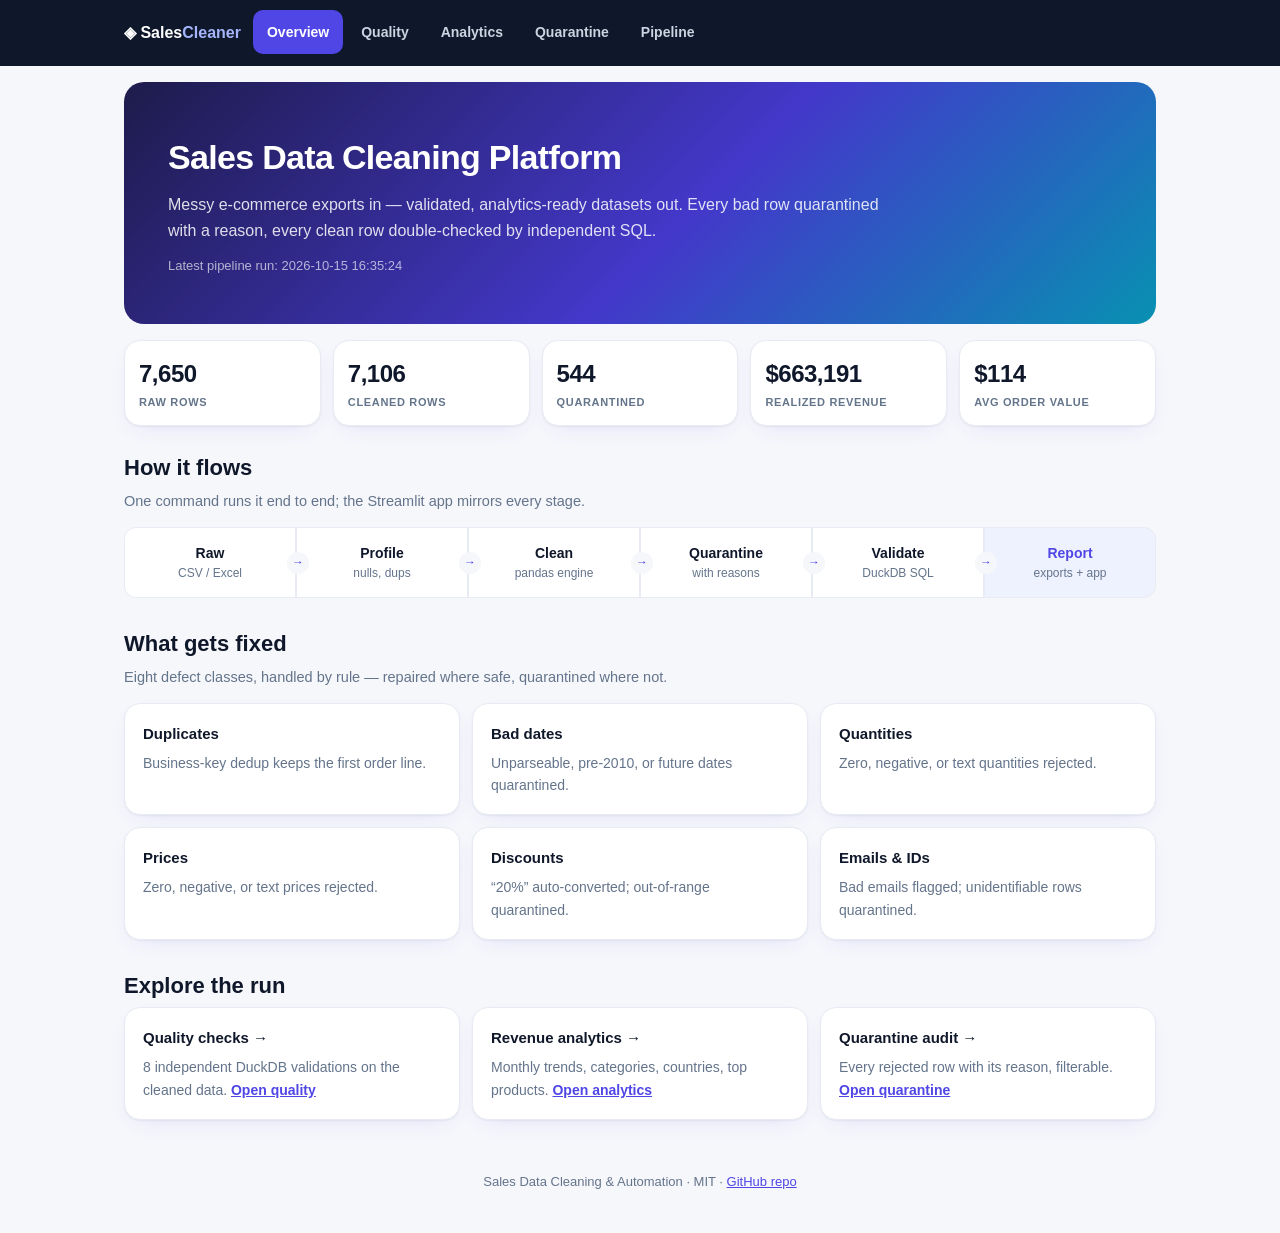
<file: index.html>
<!DOCTYPE html>
<html lang="en">
<head>
<meta charset="UTF-8">
<meta name="viewport" content="width=device-width, initial-scale=1.0, viewport-fit=cover">
<meta name="theme-color" content="#0f172a">
<title>Overview · Sales Data Cleaning Platform</title>
<link rel="stylesheet" href="assets/site.css?v=3">
</head>
<body>
<div class="topbar"><div class="wrap">
  <a class="brand" href="index.html">◈ Sales<span>Cleaner</span></a>
  <nav class="topnav">
    <a href="index.html" class="active">Overview</a>
    <a href="quality.html">Quality</a>
    <a href="analytics.html">Analytics</a>
    <a href="quarantine.html">Quarantine</a>
    <a href="pipeline.html">Pipeline</a>
  </nav>
</div></div>

<div class="wrap">
  <header class="hero">
    <h1>Sales Data Cleaning Platform</h1>
    <p>Messy e-commerce exports in — validated, analytics-ready datasets out. Every bad row quarantined with a reason, every clean row double-checked by independent SQL.</p>
    <div class="meta" id="generated">Latest pipeline run: …</div>
  </header>

  <div class="kpis" id="kpis"></div>

  <section>
    <h2>How it flows</h2>
    <p class="sub">One command runs it end to end; the Streamlit app mirrors every stage.</p>
    <div class="pipe">
      <div class="pstep">Raw<small>CSV / Excel</small></div>
      <div class="pstep">Profile<small>nulls, dups</small></div>
      <div class="pstep">Clean<small>pandas engine</small></div>
      <div class="pstep">Quarantine<small>with reasons</small></div>
      <div class="pstep">Validate<small>DuckDB SQL</small></div>
      <div class="pstep">Report<small>exports + app</small></div>
    </div>
  </section>

  <section>
    <h2>What gets fixed</h2>
    <p class="sub">Eight defect classes, handled by rule — repaired where safe, quarantined where not.</p>
    <div class="grid" id="defects"></div>
  </section>

  <section>
    <h2>Explore the run</h2>
    <div class="grid">
      <div class="card"><h3>Quality checks →</h3><p>8 independent DuckDB validations on the cleaned data. <a href="quality.html">Open quality</a></p></div>
      <div class="card"><h3>Revenue analytics →</h3><p>Monthly trends, categories, countries, top products. <a href="analytics.html">Open analytics</a></p></div>
      <div class="card"><h3>Quarantine audit →</h3><p>Every rejected row with its reason, filterable. <a href="quarantine.html">Open quarantine</a></p></div>
    </div>
  </section>

  <footer>Sales Data Cleaning &amp; Automation · MIT · <a href="https://github.com/madhielyousfi/sales-data-cleaning-automation">GitHub repo</a></footer>
</div>

<script src="assets/site-data.js?v=3"></script>
<script>
const d = window.SITE_DATA;
const fmt = new Intl.NumberFormat("en-US");
const money = v => "$" + fmt.format(Math.round(v));
document.getElementById("generated").textContent =
  "Latest pipeline run: " + (d.generated_at || "unknown").replace("T", " ").slice(0, 19);
const k = d.kpis;
const cards = [
  [fmt.format(k.raw), "Raw rows"],
  [fmt.format(k.cleaned), "Cleaned rows"],
  [fmt.format(k.quarantined), "Quarantined"],
  [money(k.revenue), "Realized revenue"],
  [money(k.aov), "Avg order value"],
];
document.getElementById("kpis").innerHTML = cards.map(c =>
  `<div class="kpi"><div class="v">${c[0]}</div><div class="l">${c[1]}</div></div>`).join("");
const defects = [
  ["Duplicates", "Business-key dedup keeps the first order line."],
  ["Bad dates", "Unparseable, pre-2010, or future dates quarantined."],
  ["Quantities", "Zero, negative, or text quantities rejected."],
  ["Prices", "Zero, negative, or text prices rejected."],
  ["Discounts", "\u201C20%\u201D auto-converted; out-of-range quarantined."],
  ["Emails & IDs", "Bad emails flagged; unidentifiable rows quarantined."],
];
document.getElementById("defects").innerHTML = defects.map(x =>
  `<div class="card"><h3>${x[0]}</h3><p>${x[1]}</p></div>`).join("");
</script>
</body>
</html>
</file>
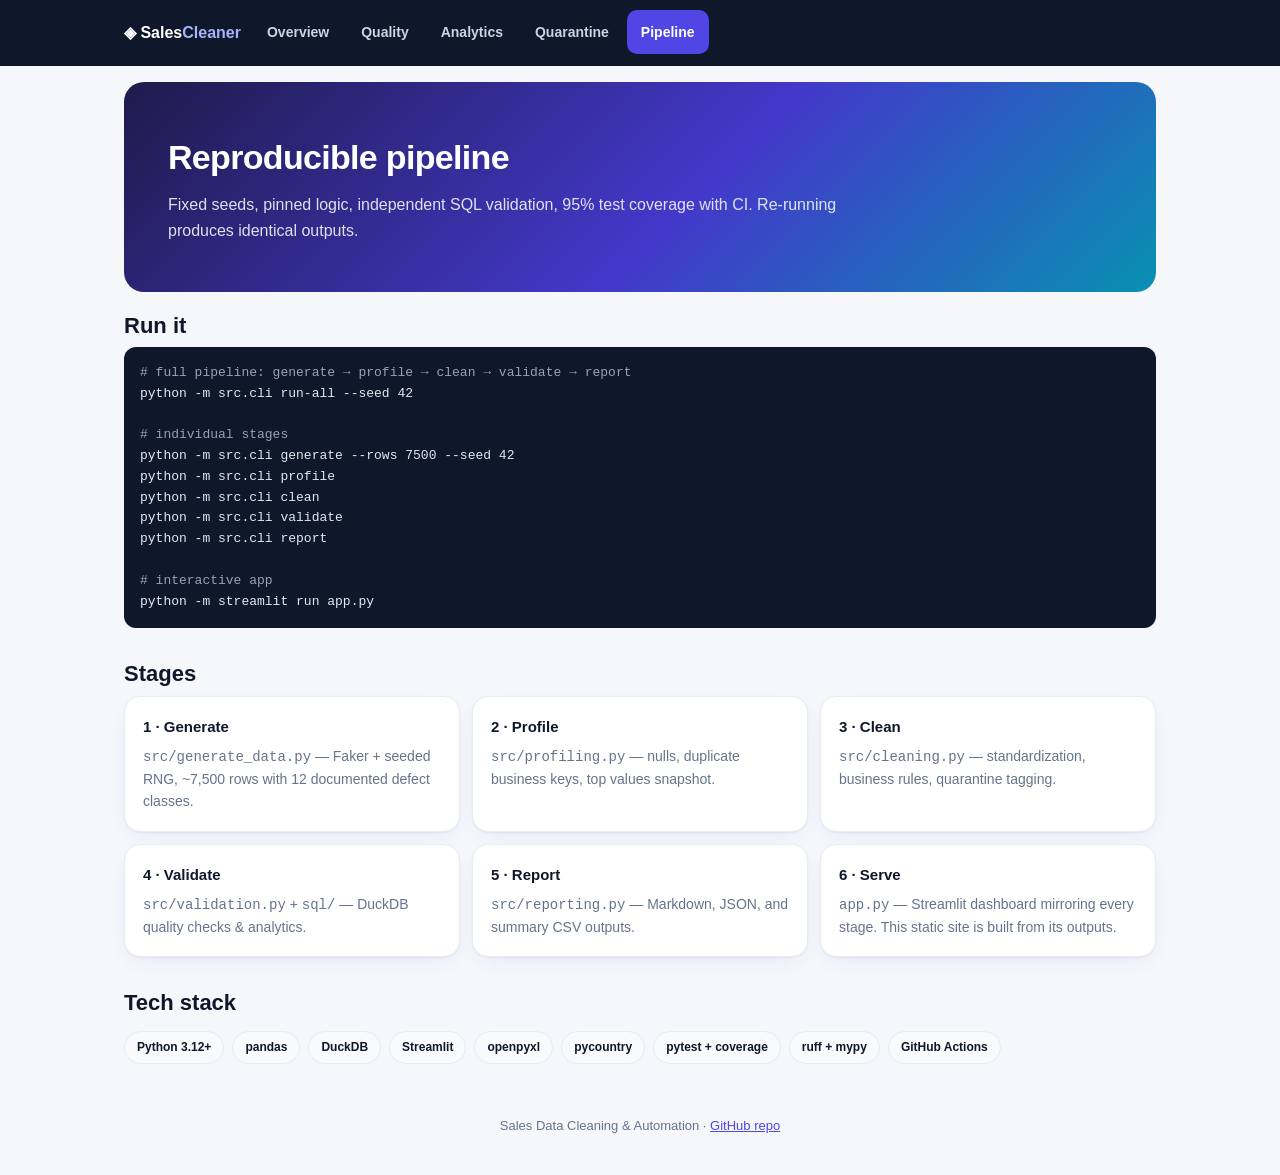
<file: pipeline.html>
<!DOCTYPE html>
<html lang="en">
<head>
<meta charset="UTF-8">
<meta name="viewport" content="width=device-width, initial-scale=1.0, viewport-fit=cover">
<meta name="theme-color" content="#0f172a">
<title>Pipeline · Sales Data Cleaning Platform</title>
<link rel="stylesheet" href="assets/site.css?v=3">
</head>
<body>
<div class="topbar"><div class="wrap">
  <a class="brand" href="index.html">◈ Sales<span>Cleaner</span></a>
  <nav class="topnav">
    <a href="index.html">Overview</a>
    <a href="quality.html">Quality</a>
    <a href="analytics.html">Analytics</a>
    <a href="quarantine.html">Quarantine</a>
    <a href="pipeline.html" class="active">Pipeline</a>
  </nav>
</div></div>

<div class="wrap">
  <header class="hero">
    <h1>Reproducible pipeline</h1>
    <p>Fixed seeds, pinned logic, independent SQL validation, 95% test coverage with CI. Re-running produces identical outputs.</p>
  </header>

  <section>
    <h2>Run it</h2>
<pre><span class="c"># full pipeline: generate → profile → clean → validate → report</span>
python -m src.cli run-all --seed 42

<span class="c"># individual stages</span>
python -m src.cli generate --rows 7500 --seed 42
python -m src.cli profile
python -m src.cli clean
python -m src.cli validate
python -m src.cli report

<span class="c"># interactive app</span>
python -m streamlit run app.py</pre>
  </section>

  <section>
    <h2>Stages</h2>
    <div class="grid">
      <div class="card"><h3>1 · Generate</h3><p><code>src/generate_data.py</code> — Faker + seeded RNG, ~7,500 rows with 12 documented defect classes.</p></div>
      <div class="card"><h3>2 · Profile</h3><p><code>src/profiling.py</code> — nulls, duplicate business keys, top values snapshot.</p></div>
      <div class="card"><h3>3 · Clean</h3><p><code>src/cleaning.py</code> — standardization, business rules, quarantine tagging.</p></div>
      <div class="card"><h3>4 · Validate</h3><p><code>src/validation.py</code> + <code>sql/</code> — DuckDB quality checks &amp; analytics.</p></div>
      <div class="card"><h3>5 · Report</h3><p><code>src/reporting.py</code> — Markdown, JSON, and summary CSV outputs.</p></div>
      <div class="card"><h3>6 · Serve</h3><p><code>app.py</code> — Streamlit dashboard mirroring every stage. This static site is built from its outputs.</p></div>
    </div>
  </section>

  <section>
    <h2>Tech stack</h2>
    <div class="pills">
      <span class="pill">Python 3.12+</span><span class="pill">pandas</span>
      <span class="pill">DuckDB</span><span class="pill">Streamlit</span>
      <span class="pill">openpyxl</span><span class="pill">pycountry</span>
      <span class="pill">pytest + coverage</span><span class="pill">ruff + mypy</span>
      <span class="pill">GitHub Actions</span>
    </div>
  </section>

  <footer>Sales Data Cleaning &amp; Automation · <a href="https://github.com/madhielyousfi/sales-data-cleaning-automation">GitHub repo</a></footer>
</div>
</body>
</html>
</file>
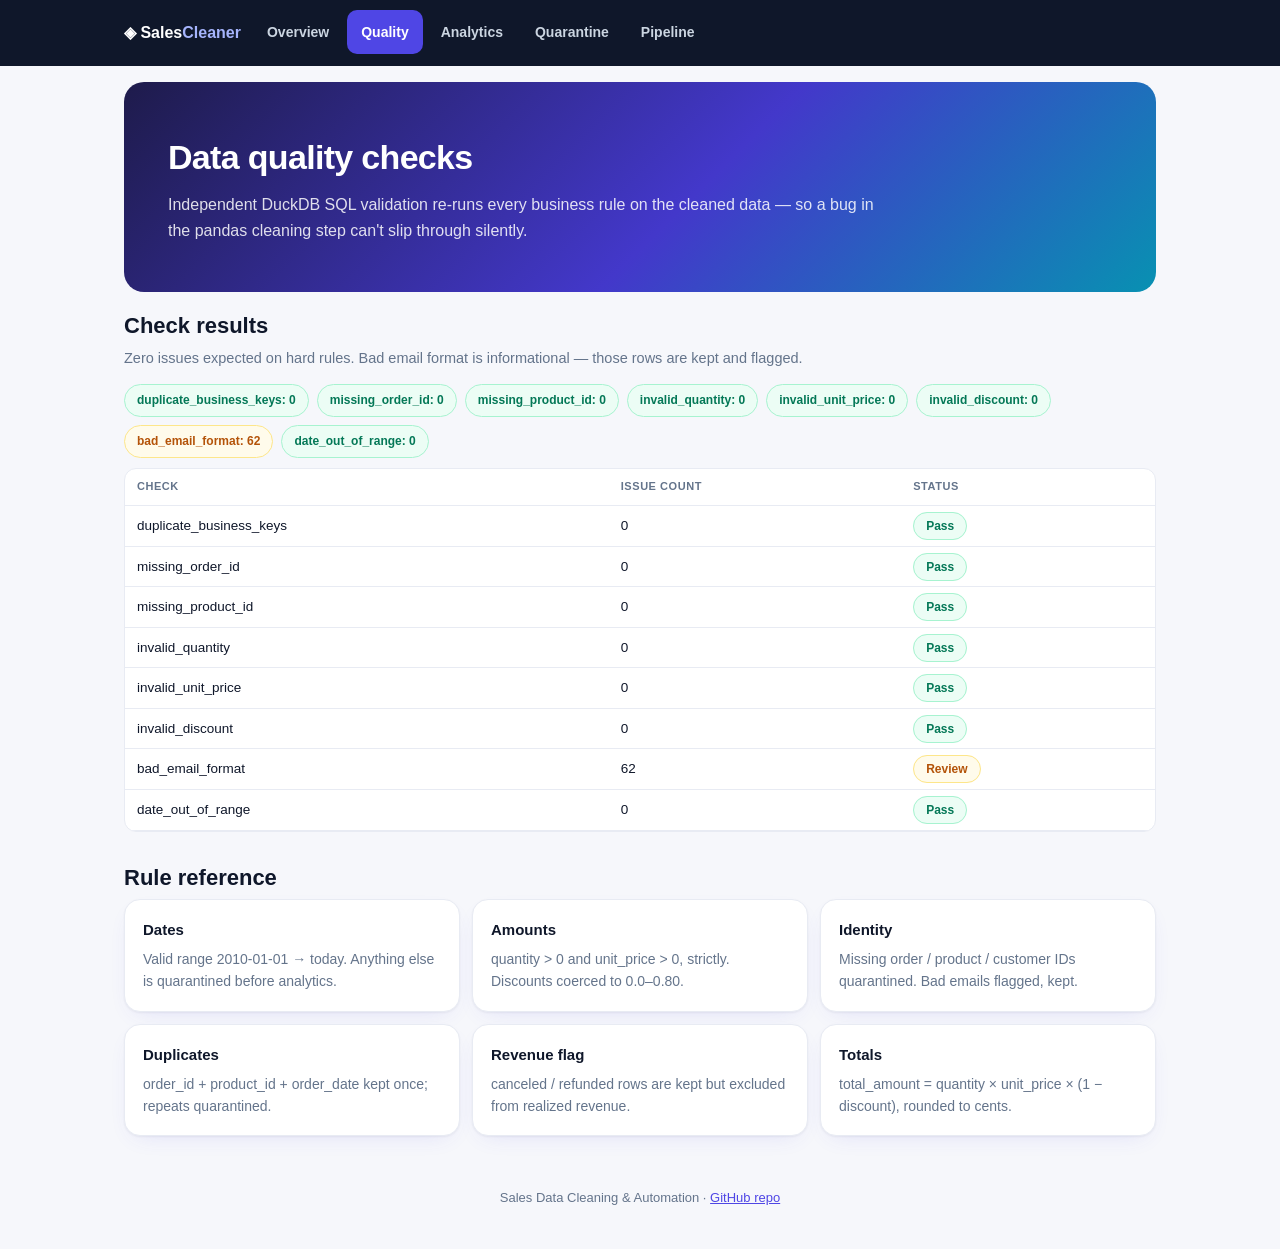
<file: quality.html>
<!DOCTYPE html>
<html lang="en">
<head>
<meta charset="UTF-8">
<meta name="viewport" content="width=device-width, initial-scale=1.0, viewport-fit=cover">
<meta name="theme-color" content="#0f172a">
<title>Quality · Sales Data Cleaning Platform</title>
<link rel="stylesheet" href="assets/site.css?v=3">
</head>
<body>
<div class="topbar"><div class="wrap">
  <a class="brand" href="index.html">◈ Sales<span>Cleaner</span></a>
  <nav class="topnav">
    <a href="index.html">Overview</a>
    <a href="quality.html" class="active">Quality</a>
    <a href="analytics.html">Analytics</a>
    <a href="quarantine.html">Quarantine</a>
    <a href="pipeline.html">Pipeline</a>
  </nav>
</div></div>

<div class="wrap">
  <header class="hero">
    <h1>Data quality checks</h1>
    <p>Independent DuckDB SQL validation re-runs every business rule on the cleaned data — so a bug in the pandas cleaning step can't slip through silently.</p>
  </header>

  <section>
    <h2>Check results</h2>
    <p class="sub">Zero issues expected on hard rules. Bad email format is informational — those rows are kept and flagged.</p>
    <div class="pills" id="pills"></div>
    <div class="tablewrap"><table class="data" id="checks">
      <thead><tr><th>Check</th><th>Issue count</th><th>Status</th></tr></thead>
      <tbody></tbody>
    </table></div>
  </section>

  <section>
    <h2>Rule reference</h2>
    <div class="grid">
      <div class="card"><h3>Dates</h3><p>Valid range 2010-01-01 → today. Anything else is quarantined before analytics.</p></div>
      <div class="card"><h3>Amounts</h3><p>quantity &gt; 0 and unit_price &gt; 0, strictly. Discounts coerced to 0.0–0.80.</p></div>
      <div class="card"><h3>Identity</h3><p>Missing order / product / customer IDs quarantined. Bad emails flagged, kept.</p></div>
      <div class="card"><h3>Duplicates</h3><p>order_id + product_id + order_date kept once; repeats quarantined.</p></div>
      <div class="card"><h3>Revenue flag</h3><p>canceled / refunded rows are kept but excluded from realized revenue.</p></div>
      <div class="card"><h3>Totals</h3><p>total_amount = quantity × unit_price × (1 − discount), rounded to cents.</p></div>
    </div>
  </section>

  <footer>Sales Data Cleaning &amp; Automation · <a href="https://github.com/madhielyousfi/sales-data-cleaning-automation">GitHub repo</a></footer>
</div>

<script src="assets/site-data.js?v=3"></script>
<script>
const d = window.SITE_DATA;
document.getElementById("pills").innerHTML = d.quality.map(q => {
  const cls = q.issues === 0 ? "pass" : "review";
  return `<span class="pill ${cls}">${q.check}: ${q.issues}</span>`;
}).join("");
document.querySelector("#checks tbody").innerHTML = d.quality.map(q => {
  const ok = q.issues === 0;
  return `<tr><td>${q.check}</td><td>${q.issues}</td>` +
    `<td><span class="pill ${ok ? "pass" : "review"}">${ok ? "Pass" : "Review"}</span></td></tr>`;
}).join("");
</script>
</body>
</html>
</file>
<file: assets/site.css>
/* Responsive theme for the static sales-cleaning platform site.
   Mobile-first-ish: base styles work at 360px, enhanced at 720px / 1024px. */
:root {
  --primary: #4f46e5;
  --accent: #06b6d4;
  --ink: #0f172a;
  --muted: #64748b;
  --line: #e8ebf3;
  --bg: #f6f7fb;
  --radius: 16px;
  --shadow: 0 1px 2px rgba(15, 23, 42, .05), 0 8px 24px -12px rgba(79, 70, 229, .18);
}
* { box-sizing: border-box; margin: 0; padding: 0; }
html { -webkit-text-size-adjust: 100%; scroll-behavior: smooth; }
body {
  font-family: "Inter", -apple-system, "Segoe UI", Roboto, sans-serif;
  color: var(--ink); background: var(--bg); line-height: 1.6;
  overflow-x: clip;
}
.wrap { max-width: 1080px; margin: 0 auto; padding: 0 16px; }

/* ---- Top bar ---- */
.topbar { background: #0f172a; position: sticky; top: 0; z-index: 10; }
.topbar .wrap {
  display: flex; align-items: center; gap: 12px;
  padding-top: 10px; padding-bottom: 10px;
}
.brand {
  color: #fff; font-weight: 800; text-decoration: none;
  font-size: 16px; white-space: nowrap; flex-shrink: 0;
}
.brand span { color: #a5b4fc; }
.topnav {
  display: flex; gap: 4px; overflow-x: auto; scrollbar-width: none;
  -webkit-overflow-scrolling: touch; padding-bottom: 2px;
  min-width: 0; flex: 1 1 auto;
}
.topnav::-webkit-scrollbar { display: none; }
.topnav a {
  color: #cbd5e1; text-decoration: none; font-size: 14px; font-weight: 600;
  padding: 10px 14px; border-radius: 10px; white-space: nowrap;
  min-height: 44px; display: inline-flex; align-items: center;
}
.topnav a:hover { color: #fff; background: rgba(255, 255, 255, .08); }
.topnav a.active { color: #fff; background: var(--primary); }
.topnav a:focus-visible { outline: 2px solid var(--accent); outline-offset: 2px; }

/* ---- Hero ---- */
.hero {
  background: linear-gradient(135deg, #1e1b4b 0%, #4338ca 55%, #0891b2 100%);
  color: #fff; border-radius: 20px;
  padding: clamp(28px, 5vw, 48px) clamp(20px, 4vw, 44px);
  margin: 16px 0;
}
.hero h1 { font-size: clamp(24px, 4.5vw, 34px); letter-spacing: -.02em; margin-bottom: 8px; }
.hero p { color: rgba(255, 255, 255, .85); max-width: 720px; font-size: clamp(14px, 2vw, 16px); }
.hero .meta { margin-top: 12px; font-size: 13px; color: rgba(255, 255, 255, .65); }

/* ---- KPI cards ---- */
.kpis { display: grid; grid-template-columns: repeat(2, 1fr); gap: 10px; margin-bottom: 24px; }
.kpi {
  background: #fff; border: 1px solid var(--line); border-radius: var(--radius);
  padding: 14px; box-shadow: var(--shadow); min-width: 0;
}
.kpi .v { font-size: clamp(19px, 3vw, 24px); font-weight: 800; letter-spacing: -.02em; }
.kpi .l { font-size: 11px; font-weight: 700; text-transform: uppercase; letter-spacing: .06em; color: var(--muted); }

/* ---- Sections & cards ---- */
section { margin-bottom: 28px; }
h2 { font-size: clamp(19px, 3vw, 22px); margin-bottom: 4px; }
.sub { color: var(--muted); margin-bottom: 14px; font-size: 14.5px; }
.grid { display: grid; grid-template-columns: 1fr; gap: 12px; }
.card {
  background: #fff; border: 1px solid var(--line); border-radius: var(--radius);
  padding: 18px; box-shadow: var(--shadow); min-width: 0;
}
.card h3 { font-size: 15px; margin-bottom: 6px; }
.card p, .card li { font-size: 14px; color: var(--muted); }
.card ul { padding-left: 18px; }
.card a { color: var(--primary); font-weight: 600; }

/* ---- Pills ---- */
.pills { display: flex; gap: 8px; flex-wrap: wrap; margin: 10px 0; }
.pill {
  font-size: 12px; font-weight: 700; padding: 6px 12px;
  border-radius: 999px; border: 1px solid var(--line); background: #f8fafc;
}
.pill.pass { color: #047857; background: #ecfdf5; border-color: #a7f3d0; }
.pill.review { color: #b45309; background: #fffbeb; border-color: #fde68a; }

/* ---- Tables ---- */
.tablewrap {
  overflow-x: auto; border: 1px solid var(--line); border-radius: 12px;
  background: #fff; -webkit-overflow-scrolling: touch;
}
table.data { width: 100%; border-collapse: collapse; font-size: 13px; min-width: 560px; }
table.data th, table.data td { text-align: left; padding: 8px 10px; border-bottom: 1px solid var(--line); }
table.data th { font-size: 11px; text-transform: uppercase; letter-spacing: .05em; color: var(--muted); }
table.data tr:hover td { background: #f8fafc; }

/* ---- Charts ---- */
.chartbox { position: relative; height: 240px; }
.chartbox.tall { height: 320px; }

/* ---- Toolbar ---- */
.toolbar { display: flex; gap: 10px; margin-bottom: 12px; flex-wrap: wrap; }
.toolbar input, .toolbar select {
  font: inherit; font-size: 16px; padding: 10px 12px;
  border: 1px solid var(--line); border-radius: 10px; background: #fff;
  max-width: 100%;
}
.toolbar input { flex: 1 1 200px; min-width: 0; }

/* ---- Code ---- */
pre {
  background: #0f172a; color: #e2e8f0; border-radius: 12px;
  padding: 16px; font-size: 13px; overflow-x: auto;
  -webkit-overflow-scrolling: touch;
}
pre .c { color: #94a3b8; }

/* ---- Pipeline stepper: vertical flow with connectors on mobile ---- */
.pipe { display: flex; flex-direction: column; gap: 18px; }
.pstep {
  position: relative; background: #fff; border: 1px solid var(--line);
  border-radius: 12px; padding: 14px; text-align: center;
  font-weight: 700; font-size: 14px;
}
.pstep:last-child { background: #eef2ff; color: var(--primary); }
.pstep:not(:last-child)::after {
  content: "\2193"; position: absolute; left: 50%; bottom: -18px;
  transform: translateX(-50%); color: var(--primary); font-weight: 800;
}
.pstep small { display: block; font-weight: 500; color: var(--muted); font-size: 12px; }

footer { text-align: center; color: var(--muted); font-size: 13px; padding: 24px 0 40px; }
footer a { color: var(--primary); }

/* ---- Tablet ---- */
@media (min-width: 720px) {
  .wrap { padding: 0 24px; }
  .kpis { grid-template-columns: repeat(3, 1fr); }
  .grid { grid-template-columns: repeat(2, 1fr); }
  table.data { font-size: 13.5px; }
  table.data th, table.data td { padding: 9px 12px; }
  .chartbox { height: 300px; }
  .chartbox.tall { height: 360px; }
  .toolbar input, .toolbar select { font-size: 14px; }
  .pipe { flex-direction: row; gap: 0; }
  .pstep { flex: 1 1 0; border-radius: 0; }
  .pstep:first-child { border-radius: 12px 0 0 12px; }
  .pstep:last-child { border-radius: 0 12px 12px 0; }
  .pstep:not(:last-child)::after {
    content: "\2192"; left: auto; right: -14px; bottom: auto; top: 50%;
    transform: translateY(-50%); z-index: 1;
    background: var(--bg); border-radius: 50%; width: 22px; height: 22px;
    display: inline-flex; align-items: center; justify-content: center;
    font-size: 12px;
  }
}

/* ---- Desktop ---- */
@media (min-width: 1024px) {
  .kpis { grid-template-columns: repeat(5, 1fr); gap: 12px; }
  .grid { grid-template-columns: repeat(3, 1fr); }
}

/* ---- Motion ---- */
@media (prefers-reduced-motion: reduce) {
  html { scroll-behavior: auto; }
}
</file>
